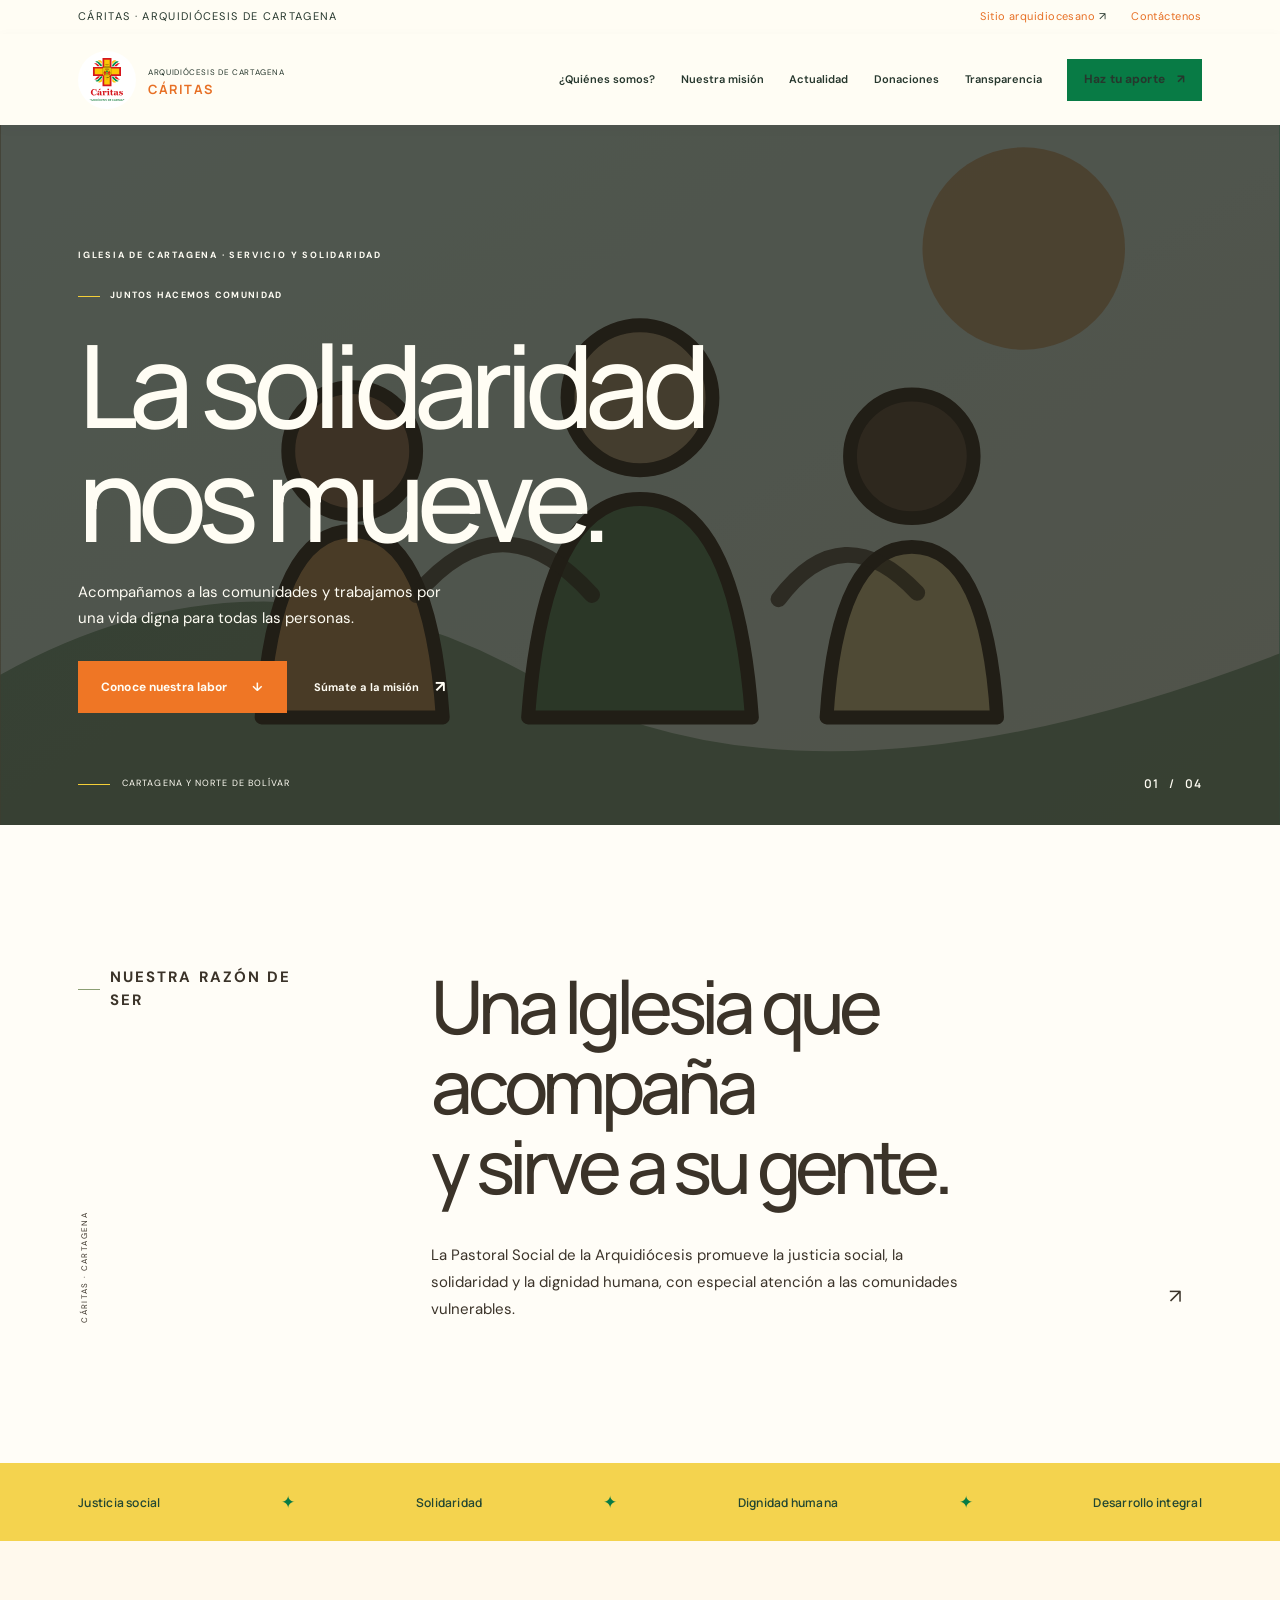
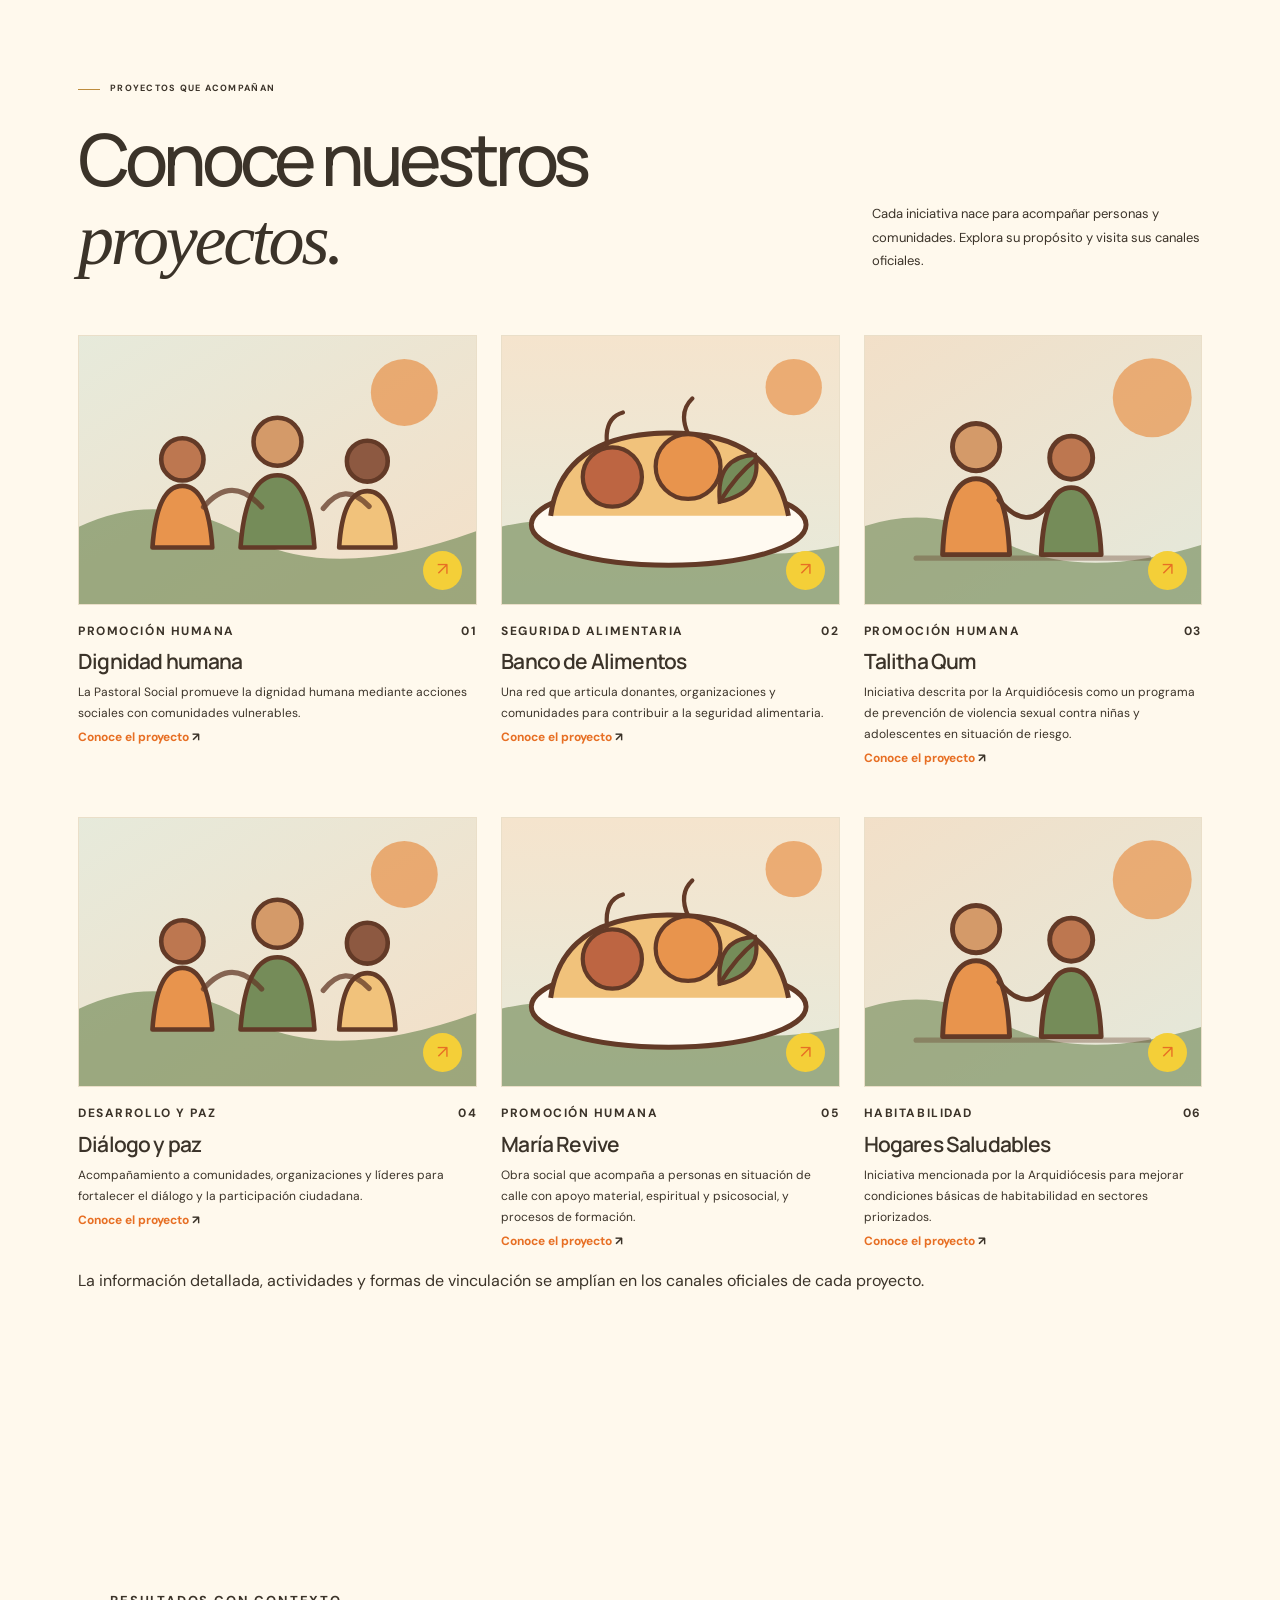
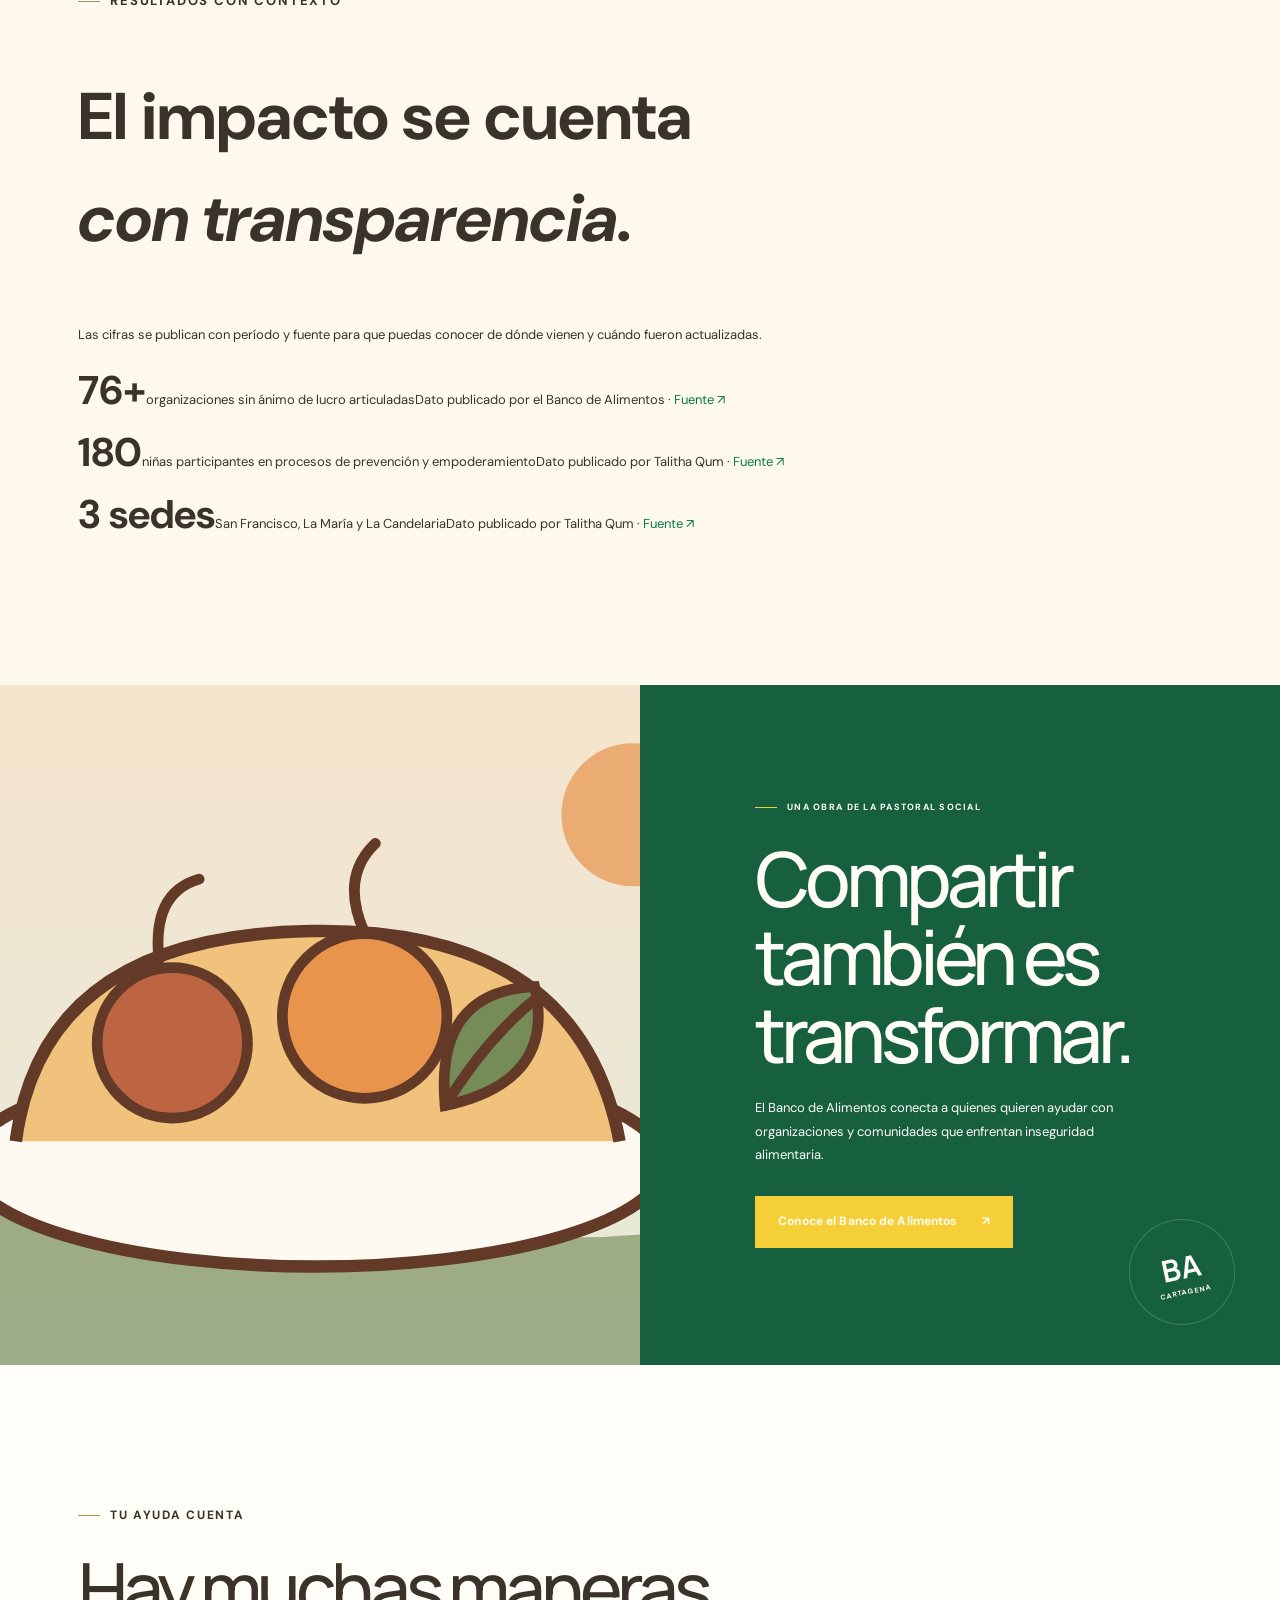
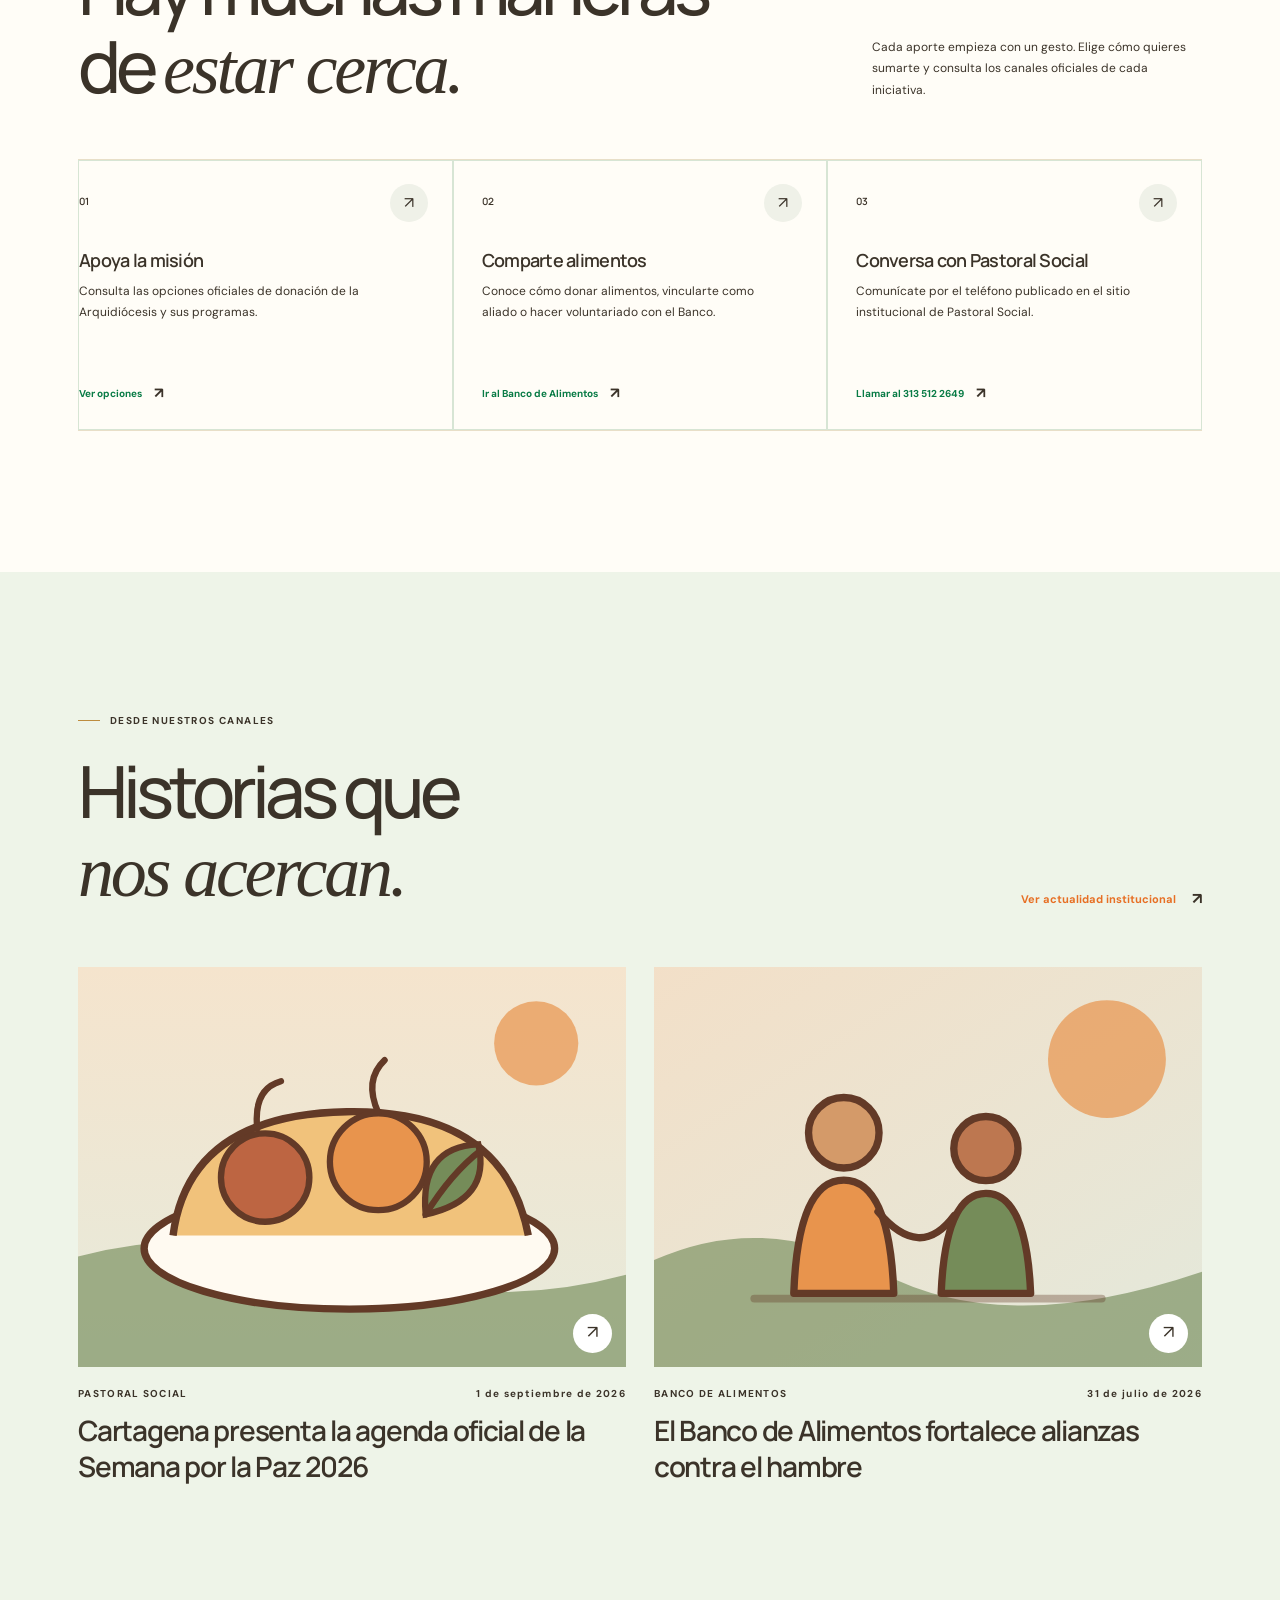
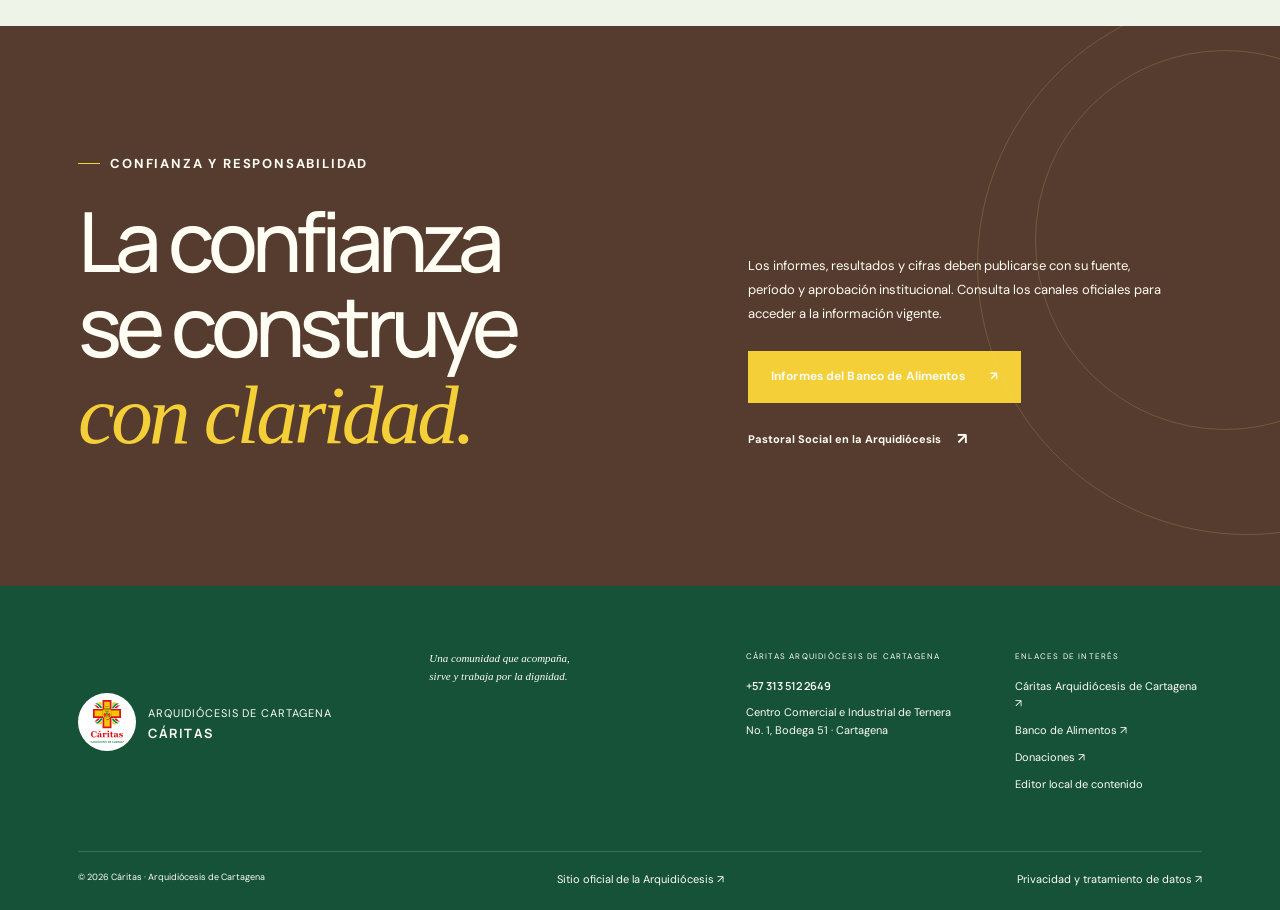
<file: caritas-cartagena/index.html>
<!doctype html>
<html lang="es">
  <head>
    <meta charset="utf-8" />
    <meta name="viewport" content="width=device-width, initial-scale=1" />
    <meta name="theme-color" content="#f8f6ef" />
    <meta name="description" content="Conoce la labor social de la Arquidiócesis de Cartagena y encuentra formas de sumarte a una misión de solidaridad, dignidad y esperanza." />
    <meta property="og:title" content="Cáritas · Arquidiócesis de Cartagena" />
    <meta property="og:description" content="Una comunidad que acompaña, sirve y trabaja por la dignidad humana." />
    <meta property="og:type" content="website" />
    <title>Cáritas · Arquidiócesis de Cartagena</title>
    <link rel="icon" href="assets/favicon.svg" type="image/svg+xml" />
    <link rel="preconnect" href="https://images.unsplash.com" />
    <link rel="stylesheet" href="styles.css" />
    <script type="module" src="src/main.js"></script>
  </head>
  <body>
    <a class="skip-link" href="#contenido">Saltar al contenido</a>
    <div class="topline"><div class="container topline__inner"><span>CÁRITAS · ARQUIDIÓCESIS DE CARTAGENA</span><div class="topline__links"><a href="https://arquicartagena.org/" target="_blank" rel="noopener noreferrer">Sitio arquidiocesano <span aria-hidden="true">↗</span></a><a href="https://arquicartagena.org/" target="_blank" rel="noopener noreferrer">Contáctenos</a></div></div></div>
    <header class="site-header" data-header>
      <div class="container header__inner">
        <a class="brand" href="#inicio" aria-label="Cáritas de Cartagena, inicio">
          <img class="brand__logo" src="assets/brand/logo-caritas-oficial.svg" alt="Cáritas Arquidiócesis de Cartagena" />
          <span class="brand__copy"><small>ARQUIDIÓCESIS DE CARTAGENA</small><strong>CÁRITAS</strong></span>
        </a>
        <button class="menu-toggle" type="button" aria-expanded="false" aria-controls="site-nav"><span class="sr-only">Abrir menú</span><i></i><i></i></button>
        <nav class="nav" id="site-nav" aria-label="Navegación principal">
          <a href="#nosotros">¿Quiénes somos?</a><a href="#programas">Nuestra misión</a><a href="#actualidad">Actualidad</a><a href="#colabora">Donaciones</a><a href="#transparencia">Transparencia</a>
          <a class="button button--small button--dark" href="#colabora">Haz tu aporte <span aria-hidden="true">↗</span></a>
        </nav>
      </div>
    </header>

    <main id="contenido">
      <section class="hero" id="inicio" aria-labelledby="hero-title">
        <div class="hero__image"><img data-image="heroImage" alt="Imagen ilustrativa de personas compartiendo en una actividad comunitaria" /></div>
        <div class="container hero__content">
          <p class="hero__kicker">IGLESIA DE CARTAGENA · SERVICIO Y SOLIDARIDAD</p>
          <p class="eyebrow eyebrow--light"><span></span> <b data-content="heroEyebrow">Juntos hacemos comunidad</b></p>
          <h1 id="hero-title" data-content="heroTitle">La solidaridad nos mueve.</h1>
          <p class="hero__lead" data-content="heroLead">Acompañamos a las comunidades y trabajamos por una vida digna para todas las personas.</p>
          <div class="hero__actions"><a class="button button--gold" href="#programas">Conoce nuestra labor <span aria-hidden="true">↓</span></a><a class="text-link text-link--light" href="#colabora">Súmate a la misión <span aria-hidden="true">↗</span></a></div>
        </div>
        <div class="hero__note"><span class="hero__note-line"></span><span>Cartagena y norte de Bolívar</span></div>
        <div class="hero__index" aria-hidden="true">01 <span>/</span> 04</div>
      </section>

      <section class="intro section-pad" id="nosotros" aria-labelledby="intro-title">
        <div class="container intro__grid">
          <div class="intro__side"><p class="eyebrow"><span></span> <b data-content="introEyebrow">Nuestra razón de ser</b></p><span class="vertical-note">CÁRITAS · CARTAGENA</span></div>
          <div class="intro__main"><h2 id="intro-title" data-content="introTitle">Una Iglesia que acompaña y sirve a su gente.</h2>
            <div class="intro__bottom"><p data-content="introBody">La Pastoral Social de la Arquidiócesis promueve la justicia social, la solidaridad y la dignidad humana, con especial atención a las comunidades vulnerables.</p><a class="circle-link" href="https://arquicartagena.org/servicios-arquidiocesanos/pastoral-social/" target="_blank" rel="noopener noreferrer" aria-label="Conocer la Pastoral Social en el sitio de la Arquidiócesis"><span aria-hidden="true">↗</span></a></div>
          </div>
        </div>
      </section>

      <section class="values-band" aria-label="Principios de nuestra labor"><div class="container values-band__inner"><span>Justicia social</span><i aria-hidden="true">✦</i><span>Solidaridad</span><i aria-hidden="true">✦</i><span>Dignidad humana</span><i aria-hidden="true">✦</i><span>Desarrollo integral</span></div></section>

      <section class="programs section-pad" id="programas" aria-labelledby="programs-title">
        <div class="container">
          <div class="section-heading"><div><p class="eyebrow"><span></span> Proyectos que acompañan</p><h2 id="programs-title">Conoce nuestros<br /><em>proyectos.</em></h2></div><p class="section-heading__copy">Cada iniciativa nace para acompañar personas y comunidades. Explora su propósito y visita sus canales oficiales.</p></div>
          <div class="program-grid" data-program-grid></div>
          <p class="projects-footnote">La información detallada, actividades y formas de vinculación se amplían en los canales oficiales de cada proyecto.</p>
        </div>
      </section>

      <section class="impact section-pad" id="impacto" aria-labelledby="impact-title"><div class="container"><p class="eyebrow"><span></span> Resultados con contexto</p><h2 id="impact-title">El impacto se cuenta<br /><em>con transparencia.</em></h2><p class="impact__intro">Las cifras se publican con período y fuente para que puedas conocer de dónde vienen y cuándo fueron actualizadas.</p><div class="impact-grid" data-impact-grid><article class="impact-card"><strong>76+</strong><span>organizaciones sin ánimo de lucro articuladas por el Banco de Alimentos</span><small>Fuente: sitio oficial del Banco de Alimentos · dato publicado</small></article><article class="impact-card"><strong>2025</strong><span>Consulta los resultados anuales del Banco de Alimentos</span><small>Las cifras detalladas se consultan en su informe oficial</small></article><article class="impact-card"><strong>Conoce</strong><span>los resultados y actividades de cada proyecto en su canal oficial</span><small>Sin cifras agregadas no verificadas</small></article></div></div></section>

      <section class="feature" aria-labelledby="feature-title">
        <div class="feature__photo"><img data-image="featureImage" alt="Imagen ilustrativa de alimentos dispuestos para compartir" /></div>
        <div class="feature__content"><p class="eyebrow eyebrow--light"><span></span> <b data-content="featureEyebrow">Una obra de la Pastoral Social</b></p><h2 id="feature-title" data-content="featureTitle">Compartir también es transformar.</h2><p data-content="featureBody">El Banco de Alimentos conecta a quienes quieren ayudar con organizaciones y comunidades que enfrentan inseguridad alimentaria.</p><a class="button button--lime" href="https://bancodealimentoscartagena.com.co/" target="_blank" rel="noopener noreferrer"><span data-content="featureCta">Conoce el Banco de Alimentos</span> <span aria-hidden="true">↗</span></a><span class="feature__stamp" aria-hidden="true">BA<br /><small>CARTAGENA</small></span></div>
      </section>

      <section class="collaborate section-pad" id="colabora" aria-labelledby="collab-title">
        <div class="container"><div class="section-heading section-heading--collab"><div><p class="eyebrow"><span></span> Tu ayuda cuenta</p><h2 id="collab-title">Hay muchas maneras<br />de <em>estar cerca.</em></h2></div><p class="section-heading__copy">Cada aporte empieza con un gesto. Elige cómo quieres sumarte y consulta los canales oficiales de cada iniciativa.</p></div>
          <div class="collab-grid">
            <a class="collab-card" href="https://arquicartagena.org/arquidiocesis-de-cartagena/donaciones/" target="_blank" rel="noopener noreferrer"><span class="collab-card__number">01</span><span class="collab-card__icon" aria-hidden="true">↗</span><h3>Apoya la misión</h3><p>Consulta las opciones oficiales de donación de la Arquidiócesis y sus programas.</p><span class="collab-card__link">Ver opciones <b aria-hidden="true">↗</b></span></a>
            <a class="collab-card" href="https://bancodealimentoscartagena.com.co/" target="_blank" rel="noopener noreferrer"><span class="collab-card__number">02</span><span class="collab-card__icon" aria-hidden="true">↗</span><h3>Comparte alimentos</h3><p>Conoce cómo donar alimentos, vincularte como aliado o hacer voluntariado con el Banco.</p><span class="collab-card__link">Ir al Banco de Alimentos <b aria-hidden="true">↗</b></span></a>
            <a class="collab-card" href="tel:+573135122649"><span class="collab-card__number">03</span><span class="collab-card__icon" aria-hidden="true">↗</span><h3>Conversa con Pastoral Social</h3><p>Comunícate por el teléfono publicado en el sitio institucional de Pastoral Social.</p><span class="collab-card__link">Llamar al 313 512 2649 <b aria-hidden="true">↗</b></span></a>
          </div>
        </div>
      </section>

      <section class="news section-pad" id="actualidad" aria-labelledby="news-title"><div class="container"><div class="section-heading section-heading--news"><div><p class="eyebrow"><span></span> Desde nuestros canales</p><h2 id="news-title">Historias que<br /><em>nos acercan.</em></h2></div><a class="text-link" href="https://arquicartagena.org/" target="_blank" rel="noopener noreferrer">Ver actualidad institucional <span aria-hidden="true">↗</span></a></div><div class="news-grid" data-news-grid></div></div></section>

      <section class="transparency" id="transparencia" aria-labelledby="transparency-title"><div class="container transparency__inner"><div><p class="eyebrow eyebrow--light"><span></span> Confianza y responsabilidad</p><h2 id="transparency-title">La confianza<br />se construye<br /><em>con claridad.</em></h2></div><div class="transparency__copy"><p>Los informes, resultados y cifras deben publicarse con su fuente, período y aprobación institucional. Consulta los canales oficiales para acceder a la información vigente.</p><a class="button button--outline" href="https://bancodealimentoscartagena.com.co/" target="_blank" rel="noopener noreferrer">Informes del Banco de Alimentos <span aria-hidden="true">↗</span></a><a class="text-link text-link--light" href="https://arquicartagena.org/servicios-arquidiocesanos/pastoral-social/" target="_blank" rel="noopener noreferrer">Pastoral Social en la Arquidiócesis <span aria-hidden="true">↗</span></a></div><span class="transparency__orb transparency__orb--one" aria-hidden="true"></span><span class="transparency__orb transparency__orb--two" aria-hidden="true"></span></div></section>
    </main>

    <footer class="footer"><div class="container"><div class="footer__main"><a class="brand brand--footer" href="#inicio" aria-label="Cáritas de Cartagena, volver al inicio"><img class="brand__logo" src="assets/brand/logo-caritas-oficial.svg" alt="Cáritas Arquidiócesis de Cartagena" /><span class="brand__copy"><small>ARQUIDIÓCESIS DE CARTAGENA</small><strong>CÁRITAS</strong></span></a><p>Una comunidad que acompaña,<br />sirve y trabaja por la dignidad.</p><div class="footer__contact"><span>CÁRITAS ARQUIDIÓCESIS DE CARTAGENA</span><a href="tel:+573135122649">+57 313 512 2649</a><small>Centro Comercial e Industrial de Ternera<br />No. 1, Bodega 51 · Cartagena</small></div><div class="footer__links"><span>ENLACES DE INTERÉS</span><a href="https://arquicartagena.org/servicios-arquidiocesanos/pastoral-social/" target="_blank" rel="noopener noreferrer">Cáritas Arquidiócesis de Cartagena ↗</a><a href="https://bancodealimentoscartagena.com.co/" target="_blank" rel="noopener noreferrer">Banco de Alimentos ↗</a><a href="https://arquicartagena.org/arquidiocesis-de-cartagena/donaciones/" target="_blank" rel="noopener noreferrer">Donaciones ↗</a><a href="admin.html">Editor local de contenido</a></div></div><div class="footer__bottom"><span>© <span data-year></span> Cáritas · Arquidiócesis de Cartagena</span><a href="https://arquicartagena.org/" target="_blank" rel="noopener noreferrer">Sitio oficial de la Arquidiócesis ↗</a><a href="https://arquicartagena.org/" target="_blank" rel="noopener noreferrer">Privacidad y tratamiento de datos ↗</a></div></div></footer>
  </body>
</html>
</file>
<file: caritas-cartagena/styles.css>
@import url('https://fonts.googleapis.com/css2?family=DM+Sans:wght@400;500;600;700&family=Manrope:wght@400;500;600;700;800&display=swap');
:root{--ink:#163c5a;--ink-2:#204e70;--lime:#cf9f43;--cream:#f8f6ef;--paper:#fffefa;--muted:#68756e;--line:#d9ddd5;--serif:Georgia,'Times New Roman',serif;--sans:'DM Sans',Arial,sans-serif;--display:Manrope,'DM Sans',sans-serif;--max:1240px;--gutter:clamp(22px,6.1vw,96px)}
*{box-sizing:border-box}html{scroll-behavior:smooth;scroll-padding-top:100px}body{margin:0;background:var(--cream);color:var(--ink);font:16px/1.55 var(--sans);-webkit-font-smoothing:antialiased}img{display:block;max-width:100%}a{color:inherit;text-decoration:none}button{font:inherit}.container{width:min(100% - var(--gutter)*2,var(--max));margin-inline:auto}.sr-only{position:absolute!important;width:1px;height:1px;padding:0;margin:-1px;overflow:hidden;clip:rect(0,0,0,0);white-space:nowrap;border:0}.skip-link{position:fixed;z-index:1000;top:8px;left:8px;padding:12px 18px;background:var(--lime);color:var(--ink);transform:translateY(-150%)}.skip-link:focus{transform:translateY(0)}:focus-visible{outline:3px solid #a1b637;outline-offset:4px}.topline{background:var(--ink);color:#dbe1d8;font-size:11px;letter-spacing:.04em}.topline__inner{min-height:35px;display:flex;justify-content:space-between;align-items:center}.topline a{color:var(--lime)}.site-header{position:sticky;z-index:50;top:0;background:var(--cream);border-bottom:1px solid rgba(24,58,50,.09)}.header__inner{min-height:86px;display:flex;align-items:center;justify-content:space-between}.brand{display:inline-flex;align-items:center;gap:12px;flex:none}.brand__mark{position:relative;display:grid;grid-template-columns:repeat(2,10px);grid-template-rows:repeat(2,10px);gap:2px;transform:rotate(45deg);margin:0 3px}.brand__mark span{background:var(--ink);border-radius:3px 3px 3px 0}.brand__mark span:nth-child(2),.brand__mark span:nth-child(3){background:#88a35d}.brand__copy{display:grid;line-height:1}.brand__copy strong{font:800 19px var(--display);letter-spacing:.14em}.brand__copy small{font-size:8px;letter-spacing:.12em;margin-top:6px;color:#56685e}.nav{display:flex;align-items:center;gap:clamp(19px,3vw,42px);font-size:12px;font-weight:600}.nav>a:not(.button){transition:color .2s}.nav>a:not(.button):hover{color:#739047}.button{min-height:52px;padding:0 23px;display:inline-flex;align-items:center;justify-content:center;gap:25px;font-size:12px;font-weight:700;letter-spacing:.01em;transition:transform .2s,background .2s}.button:hover{transform:translateY(-2px)}.button--small{min-height:42px;padding:0 17px;gap:12px}.button--dark{background:var(--ink);color:#fff}.button--dark:hover{background:#285348}.button--lime{background:var(--lime);color:var(--ink)}.button--lime:hover{background:#e7f28f}.button--outline{border:1px solid rgba(255,255,255,.42);color:white}.button--outline:hover{background:rgba(255,255,255,.08)}.menu-toggle{display:none}
.hero{min-height:min(760px,80vw);min-height:clamp(580px,66vw,760px);position:relative;overflow:hidden;background:#263c32;color:white;display:flex;align-items:center}.hero__image{position:absolute;inset:0;background:linear-gradient(90deg,rgba(11,29,25,.87) 0%,rgba(17,38,31,.68) 45%,rgba(18,34,28,.18) 100%),linear-gradient(0deg,rgba(14,32,25,.38),transparent 48%),url('https://images.unsplash.com/photo-1531206715517-5c0ba140b2b8?auto=format&fit=crop&w=2200&q=85') center 43%/cover}.hero__content{position:relative;padding-top:12px}.eyebrow{display:flex;align-items:center;gap:10px;text-transform:uppercase;letter-spacing:.14em;font-size:9px;font-weight:700;color:#607067;margin:0 0 24px}.eyebrow>span{display:inline-block;width:22px;height:1px;background:#8b9e73}.eyebrow--light{color:#d9e2d6}.eyebrow--light>span{background:var(--lime)}.hero h1{font:500 clamp(64px,9vw,116px)/.99 var(--display);letter-spacing:-.075em;margin:0;max-width:800px}.hero h1 em,.section-heading h2 em,.intro h2 em,.feature h2 em,.transparency h2 em{font-family:var(--serif);font-weight:400;letter-spacing:-.045em}.hero h1 em{color:var(--lime)}.hero__lead{font-size:15px;line-height:1.7;max-width:390px;color:#e1e6df;margin:25px 0 30px}.hero__actions{display:flex;align-items:center;gap:27px}.text-link{display:inline-flex;align-items:center;gap:16px;font-size:11px;font-weight:700}.text-link span{font-size:16px;transition:transform .2s}.text-link:hover span{transform:translate(3px,-3px)}.text-link--light{color:white}.hero__note{position:absolute;bottom:34px;left:var(--gutter);display:flex;align-items:center;gap:12px;font-size:9px;letter-spacing:.12em;text-transform:uppercase;color:#e2e6df}.hero__note-line{width:32px;height:1px;background:var(--lime)}.hero__index{position:absolute;right:var(--gutter);bottom:33px;font:600 12px var(--display);letter-spacing:.08em}.hero__index span{color:#92a098;margin:0 7px}
.section-pad{padding:clamp(88px,11vw,148px) 0}.intro{background:var(--paper)}.intro__grid{display:grid;grid-template-columns:.65fr 2fr;gap:8vw}.intro__side{display:flex;flex-direction:column;justify-content:space-between;align-items:flex-start}.vertical-note{writing-mode:vertical-rl;transform:rotate(180deg);font-size:8px;letter-spacing:.17em;color:#89938c}.intro h2,.section-heading h2{font:500 clamp(42px,6vw,74px)/1.08 var(--display);letter-spacing:-.07em;margin:0}.intro h2 em,.section-heading h2 em{color:#789258}.intro__bottom{display:flex;align-items:end;justify-content:space-between;gap:28px;margin-top:36px}.intro__bottom p{font-size:15px;color:#69756d;line-height:1.8;max-width:550px;margin:0}.circle-link{width:52px;height:52px;border:1px solid #9ca89f;border-radius:50%;display:grid;place-items:center;font-size:20px;flex:none;transition:background .2s,color .2s}.circle-link:hover{background:var(--ink);color:white}.values-band{background:var(--lime);overflow:hidden}.values-band__inner{min-height:78px;display:flex;align-items:center;justify-content:space-between;gap:20px;white-space:nowrap}.values-band__inner span{font:600 12px var(--display);letter-spacing:.02em}.values-band__inner i{font-style:normal;font-size:17px;color:#6e8a4f}
.programs{background:var(--cream)}.section-heading{display:flex;justify-content:space-between;align-items:end;gap:32px;margin-bottom:55px}.section-heading h2{font-size:clamp(46px,6vw,72px)}.section-heading__copy{max-width:330px;color:#6f7972;font-size:13px;line-height:1.8;margin:0 0 7px}.program-grid{display:grid;grid-template-columns:1.18fr 1fr 1fr;gap:47px 24px}.program-card--large{grid-row:span 2}.program-card__image,.news-card__image{display:block;position:relative;overflow:hidden;background:#dfe3da}.program-card__image{height:270px}.program-card--large .program-card__image{height:100%;min-height:540px}.program-card__image img,.news-card__image img{width:100%;height:100%;object-fit:cover;transition:transform .6s cubic-bezier(.2,.7,.2,1)}.program-card__image:hover img,.news-card__image:hover img{transform:scale(1.04)}.program-card__arrow,.news-card__image>span{position:absolute;right:14px;bottom:14px;width:39px;height:39px;border-radius:50%;background:var(--lime);display:grid;place-items:center;font-size:18px}.program-card__meta,.news-card__meta{display:flex;justify-content:space-between;gap:12px;color:#758078;font-size:8px;letter-spacing:.13em;font-weight:700;margin-top:17px}.program-card h3{font:600 21px/1.25 var(--display);letter-spacing:-.04em;margin:8px 0}.program-card h3 a:hover,.news-card h3 a:hover{color:#69864e}.program-card p{margin:0;color:#707a73;font-size:12px;line-height:1.75;max-width:390px}
.feature{display:grid;grid-template-columns:1fr 1fr;min-height:680px;background:var(--ink);color:white}.feature__photo{min-height:560px;background:url('https://images.unsplash.com/photo-1593113598332-cd288d649433?auto=format&fit=crop&w=1400&q=85') center/cover}.feature__content{position:relative;padding:clamp(64px,9vw,125px) clamp(40px,9vw,130px);overflow:hidden}.feature h2,.transparency h2{font:500 clamp(49px,6.3vw,76px)/1.03 var(--display);letter-spacing:-.07em;margin:0 0 23px}.feature h2 em,.transparency h2 em{color:var(--lime)}.feature__content>p:not(.eyebrow){color:#c4d0c8;max-width:375px;font-size:13px;line-height:1.8;margin:0 0 29px}.feature__stamp{position:absolute;right:7%;bottom:6%;border:1px solid rgba(255,255,255,.18);border-radius:50%;width:106px;height:106px;display:grid;align-content:center;justify-content:center;text-align:center;font:700 30px var(--display);color:var(--lime);transform:rotate(-12deg)}.feature__stamp small{font:700 7px var(--sans);letter-spacing:.16em;color:white}
.collaborate{background:var(--paper)}.section-heading--collab{margin-bottom:51px}.collab-grid{display:grid;grid-template-columns:repeat(3,1fr);border-top:1px solid var(--line);border-bottom:1px solid var(--line)}.collab-card{position:relative;min-height:270px;padding:27px 28px 23px 0;border-right:1px solid var(--line);transition:background .2s,padding .2s}.collab-card:not(:first-child){padding-left:28px}.collab-card:last-child{border:0}.collab-card:hover{background:#f7f8f0}.collab-card__number{font:600 10px var(--display);color:#859087}.collab-card__icon{position:absolute;right:24px;top:23px;width:38px;height:38px;display:grid;place-items:center;border-radius:50%;background:#eff1e8}.collab-card h3{font:600 20px var(--display);letter-spacing:-.04em;margin:35px 0 9px}.collab-card p{font-size:12px;line-height:1.75;color:#778179;max-width:280px;margin:0}.collab-card__link{position:absolute;bottom:24px;display:flex;align-items:center;gap:12px;font-size:10px;font-weight:700}.collab-card__link b{font-size:15px;color:#7e965a}
.news{background:#e9ede4}.section-heading--news{align-items:end}.news-grid{display:grid;grid-template-columns:1fr 1fr;gap:28px}.news-card__image{height:clamp(230px,32vw,400px)}.news-card__image>span{background:white}.news-card h3{font:600 clamp(20px,2.3vw,28px)/1.28 var(--display);letter-spacing:-.045em;margin:12px 0 0;max-width:540px}.news-card__meta{margin-top:19px}
.transparency{position:relative;background:#1b4037;color:white;overflow:hidden;padding:clamp(85px,10vw,132px) 0}.transparency__inner{display:grid;grid-template-columns:1fr .8fr;gap:8vw;position:relative;z-index:1}.transparency h2{font-size:clamp(50px,7vw,83px);margin-bottom:0}.transparency__copy{align-self:end;max-width:430px;padding-bottom:7px}.transparency__copy p{font-size:13px;line-height:1.85;color:#c1cec5;margin:0 0 25px}.transparency__copy .text-link{display:flex;width:max-content;margin-top:24px}.transparency__orb{position:absolute;border:1px solid rgba(217,232,117,.18);border-radius:50%;pointer-events:none}.transparency__orb--one{width:540px;height:540px;right:-28%;top:-52%}.transparency__orb--two{width:380px;height:380px;right:-19%;top:-34%}
.footer{background:#102e27;color:white;padding:64px 0 22px}.footer__main{display:grid;grid-template-columns:1.35fr 1.2fr 1fr .8fr;gap:36px;padding-bottom:58px}.brand--footer .brand__mark span{background:var(--lime)}.brand--footer .brand__mark span:nth-child(2),.brand--footer .brand__mark span:nth-child(3){background:#9eb76d}.brand--footer .brand__copy small{color:#a9b8ae}.footer__main>p{font:italic 17px/1.55 var(--serif);color:#c2cec5;margin:0}.footer__contact,.footer__links{display:flex;flex-direction:column;align-items:flex-start;gap:10px}.footer__contact>span,.footer__links>span{font-size:8px;letter-spacing:.15em;color:#aab8ae;margin-bottom:5px}.footer__contact>a{font:600 15px var(--display);color:var(--lime)}.footer__contact small{font-size:10px;line-height:1.65;color:#abbab0}.footer__links a{font-size:11px;color:#e1e7e1}.footer__links a:hover,.footer__bottom a:hover{color:var(--lime)}.footer__bottom{border-top:1px solid rgba(255,255,255,.16);padding-top:19px;display:flex;justify-content:space-between;gap:18px;color:#aab8ae;font-size:9px}.footer__bottom a{color:#d7dfd8}
@media(max-width:900px){.nav{gap:18px}.nav>a:not(.button){font-size:11px}.program-grid{grid-template-columns:1fr 1fr}.program-card--large{grid-row:auto}.program-card--large .program-card__image{height:300px;min-height:0}.feature{min-height:0}.feature__content{padding:70px 45px}.footer__main{grid-template-columns:1fr 1fr}.footer__main>p{grid-row:2}}
@media(max-width:680px){:root{--gutter:23px}.topline__inner{min-height:31px;font-size:9px}.topline__inner span{max-width:65%}.header__inner{min-height:72px}.brand__copy strong{font-size:17px}.brand__copy small{font-size:7px}.menu-toggle{border:0;background:none;width:43px;height:43px;display:flex;flex-direction:column;justify-content:center;align-items:center;gap:6px;color:var(--ink)}.menu-toggle i{display:block;width:20px;height:1.5px;background:currentColor;transition:transform .2s}.menu-toggle[aria-expanded=true] i:first-of-type{transform:translateY(3.7px) rotate(45deg)}.menu-toggle[aria-expanded=true] i:last-of-type{transform:translateY(-3.7px) rotate(-45deg)}.nav{display:none;position:absolute;top:72px;left:0;right:0;padding:10px var(--gutter) 26px;background:var(--cream);box-shadow:0 16px 20px #102e2715;align-items:stretch;flex-direction:column;gap:0}.nav--open{display:flex}.nav>a:not(.button){padding:15px 0;border-bottom:1px solid var(--line);font-size:13px}.nav .button{margin-top:17px}.hero{min-height:650px;align-items:flex-end;padding-bottom:110px}.hero__image{background-position:59% center;background-image:linear-gradient(90deg,rgba(11,29,25,.82),rgba(17,38,31,.3)),linear-gradient(0deg,rgba(14,32,25,.58),transparent 60%),url('https://images.unsplash.com/photo-1531206715517-5c0ba140b2b8?auto=format&fit=crop&w=1400&q=82')}.hero h1{font-size:clamp(65px,17vw,92px)}.hero__lead{font-size:14px;max-width:330px}.hero__actions{gap:19px;align-items:flex-start;flex-direction:column}.hero__actions .button{min-height:49px}.hero__note{bottom:28px;font-size:8px}.hero__index{bottom:27px}.intro__grid{grid-template-columns:1fr;gap:32px}.intro__side{gap:10px}.vertical-note{display:none}.intro h2,.section-heading h2{font-size:clamp(43px,12vw,62px)}.intro__bottom{align-items:center;margin-top:24px}.intro__bottom p{font-size:13px}.circle-link{width:45px;height:45px}.values-band__inner{width:max-content;min-height:67px;gap:22px;margin-left:var(--gutter);margin-right:0}.values-band__inner span{font-size:11px}.section-heading{display:block;margin-bottom:34px}.section-heading__copy{margin-top:20px;font-size:12px}.program-grid{grid-template-columns:1fr;gap:37px}.program-card__image,.program-card--large .program-card__image{height:260px}.program-card h3{font-size:20px}.program-card p{font-size:12px}.feature{grid-template-columns:1fr}.feature__photo{min-height:300px;background-position:center 45%}.feature__content{padding:61px var(--gutter) 80px}.feature h2,.transparency h2{font-size:clamp(54px,14vw,72px)}.feature__stamp{width:80px;height:80px;right:7%;bottom:5%;font-size:22px}.feature__stamp small{font-size:6px}.section-heading--collab{margin-bottom:31px}.collab-grid{grid-template-columns:1fr}.collab-card,.collab-card:not(:first-child){padding:23px 5px 55px;min-height:210px;border-right:0;border-bottom:1px solid var(--line)}.collab-card:last-child{border-bottom:0}.collab-card h3{margin-top:27px}.collab-card__icon{right:10px;top:19px}.collab-card__link{bottom:18px}.section-heading--news .text-link{margin-top:25px}.news-grid{grid-template-columns:1fr;gap:33px}.news-card__image{height:250px}.news-card h3{font-size:22px}.transparency__inner{grid-template-columns:1fr;gap:32px}.transparency__copy{max-width:none}.transparency__copy p{font-size:12px}.transparency__orb--one{width:300px;height:300px;right:-45%;top:-4%}.transparency__orb--two{width:210px;height:210px;right:-30%;top:4%}.footer{padding-top:50px}.footer__main{grid-template-columns:1fr 1fr;gap:36px 17px;padding-bottom:40px}.footer__main>p{grid-row:auto;font-size:15px}.footer__contact,.footer__links{grid-column:span 1}.footer__bottom{flex-direction:column;gap:12px;font-size:9px}.footer__bottom span{order:2}}
.hero__image{z-index:0;background:linear-gradient(90deg,rgba(11,29,25,.87) 0%,rgba(17,38,31,.68) 45%,rgba(18,34,28,.18) 100%),linear-gradient(0deg,rgba(14,32,25,.38),transparent 48%)}.hero__image img,.feature__photo img{position:absolute;inset:0;width:100%;height:100%;object-fit:cover}.hero__image img{z-index:-1;object-position:center 43%}.hero__content,.hero__note,.hero__index{z-index:1}.feature__photo{position:relative;overflow:hidden}.feature__photo img{z-index:0}.hero h1,.intro h2,.feature h2{white-space:pre-line}.eyebrow b{font-weight:inherit}.feature__photo img{object-position:center}
@media(max-width:680px){.hero__image{background:linear-gradient(90deg,rgba(11,29,25,.82),rgba(17,38,31,.3)),linear-gradient(0deg,rgba(14,32,25,.58),transparent 60%)}.hero__image img{object-position:59% center}}
@media(prefers-reduced-motion:reduce){*,*::before,*::after{scroll-behavior:auto!important;animation-duration:.01ms!important;animation-iteration-count:1!important;transition-duration:.01ms!important}}
.topline{background:#102f49;color:#e4eaf0;font-size:9px;letter-spacing:.12em}.topline__inner{min-height:34px;display:flex;justify-content:space-between;align-items:center}.topline__links{display:flex;align-items:center;gap:25px}.topline a{color:#f0cd84;letter-spacing:.04em}.site-header{background:#fff;border-bottom-color:rgba(22,60,90,.12);box-shadow:0 3px 12px rgba(18,45,67,.04)}.header__inner{min-height:91px}.brand__crest{width:58px;height:58px;background:#174c72;border:2px solid #cf9f43;border-radius:50% 50% 46% 46%;display:flex;flex-direction:column;align-items:center;justify-content:center;color:#fff;box-shadow:inset 0 0 0 3px #fff}.brand__crest-cross{font:18px/1 Georgia,serif;color:#f3d38d}.brand__crest-name{font:700 7px var(--display);letter-spacing:.11em;margin-top:4px}.brand__copy{display:grid;line-height:1.25;gap:3px}.brand__copy strong{font:700 12px var(--display);letter-spacing:.12em;color:#174c72}.brand__copy small{font-size:8px;letter-spacing:.08em;color:#607281}.nav{gap:clamp(14px,2vw,28px);font-size:11px;color:#263d50}.nav>a:not(.button):hover{color:#b07d25}.button--dark{background:#174c72}.button--dark:hover{background:#0d3858}.button--gold{background:#d8ac5d;color:#102f49}.button--gold:hover{background:#edca83}.hero{min-height:clamp(560px,60vw,700px)}.hero__kicker{font-size:9px;letter-spacing:.2em;color:#e9d29e;margin:0 0 27px;font-weight:700}.hero__image{background-image:linear-gradient(90deg,rgba(9,31,48,.86),rgba(19,49,70,.57) 46%,rgba(18,34,28,.12)),linear-gradient(0deg,rgba(14,32,25,.3),transparent 48%)}.hero__image img{filter:saturate(.78)}.values-band{background:#e7d4aa}.values-band__inner i{color:#98702b}.programs .eyebrow>span,.collaborate .eyebrow>span,.news .eyebrow>span{background:#bd8c3e}.feature,.transparency{background:#143a56}.footer{background:#0e2b41}.feature h2 em,.transparency h2 em{color:#e9cd8f}.brand--footer .brand__crest{background:#fff;box-shadow:inset 0 0 0 3px #143a56}.brand--footer .brand__crest-cross{color:#174c72}.brand--footer .brand__crest-name{color:#174c72}.brand--footer .brand__copy strong{color:#fff}.brand--footer .brand__copy small{color:#d0dbe2}.button--lime{background:#e5cd91;color:#153b55}.button--lime:hover{background:#f1dda8}
@media(max-width:900px){.nav{gap:14px}.nav>a:not(.button){font-size:10px}}
@media(max-width:680px){.topline__links{gap:12px}.topline__links a{font-size:8px}.header__inner{min-height:76px}.brand__crest{width:49px;height:49px}.brand__crest-cross{font-size:15px}.brand__crest-name{font-size:6px}.nav{top:76px;background:#fff}.nav>a:not(.button){font-size:13px}.hero__image{background-image:linear-gradient(90deg,rgba(9,31,48,.83),rgba(19,49,70,.35)),linear-gradient(0deg,rgba(14,32,25,.55),transparent 60%)}}

.brand__logo{width:58px;height:58px;object-fit:contain;flex:none}.brand--footer .brand__logo{filter:brightness(0) invert(1)}@media(max-width:680px){.brand__logo{width:49px;height:49px}}


.program-card h3{display:flex;align-items:center;gap:10px}.program-card__logo{width:42px;height:42px;object-fit:contain;flex:none}.content-card__fields select{font:inherit;width:100%;padding:12px;border:1px solid #d9ddd5;background:#fff;border-radius:4px}

/* Diseño cálido, enfocado en proyectos y participación */
:root{--ink:#71351f;--ink-2:#91451f;--lime:#ef8a3a;--cream:#fff8f1;--paper:#fffdf9;--line:#ead9ca}
.topline{background:#71351f}.topline a{color:#ffd2a8}.site-header{border-bottom-color:#ead9ca}.nav>a:not(.button):hover{color:#d76620}.button--dark{background:#a9471d}.button--dark:hover{background:#783317}.button--gold,.button--lime{background:#f08b3d;color:#fff}.button--gold:hover,.button--lime:hover{background:#d96b25}.hero__image{background-image:linear-gradient(90deg,rgba(64,28,13,.86),rgba(98,45,19,.58) 46%,rgba(60,30,16,.15)),linear-gradient(0deg,rgba(56,25,12,.3),transparent 48%)}.hero__kicker{color:#ffd5ad}.values-band{background:#f7dfc7}.values-band__inner i{color:#c95b20}.feature,.transparency{background:#71351f}.footer{background:#522815}.feature h2 em,.transparency h2 em{color:#ffbd82}.program-card__logo,.program-logo-preview{width:52px;height:52px;object-fit:contain;border-radius:8px;background:white;padding:4px}.program-logo-preview{grid-column:1/-1}.program-card h3{display:flex;align-items:center;gap:10px}

.project-intros{display:grid;grid-template-columns:1fr 1fr;gap:20px;margin-top:42px}.project-intros article{background:#fffdf9;border-left:4px solid #719050;padding:25px}.project-intros__tag{font-size:9px;letter-spacing:.13em;color:#a74d27;font-weight:700}.project-intros h3{font:600 24px var(--display);margin:12px 0}.project-intros p{font-size:13px;color:#746459;line-height:1.7}.project-intros a,.program-card__discover{color:#a94f26;font-size:12px;font-weight:700}@media(max-width:680px){.project-intros{grid-template-columns:1fr}}
/* Identidad oficial ajustada: café, naranja, verde y acento rojo */
:root{--ink:#56311f!important;--ink-2:#75432b!important;--lime:#e97b35!important;--cream:#fff8f1!important;--paper:#fffdf9!important;--line:#ead8c8!important}
body{background:#fff8f1!important;color:#56311f!important}.topline,.footer{background:#56311f!important}.topline a{color:#f1b77e!important}.site-header{background:#fffdf9!important}.brand__copy strong{color:#75432b!important}.brand__copy small{color:#70594b!important}.nav{color:#56311f!important}.nav>a:not(.button):hover{color:#d65e2d!important}.button--dark{background:#75432b!important}.button--dark:hover{background:#56311f!important}.button--gold,.button--lime{background:#e97b35!important;color:#fff!important}.button--gold:hover,.button--lime:hover{background:#ca5e2a!important}.hero__image{background-image:linear-gradient(90deg,rgba(65,34,19,.89),rgba(129,62,29,.55) 48%,rgba(54,43,21,.12)),linear-gradient(0deg,rgba(48,30,17,.28),transparent 50%)!important}.hero__kicker{color:#f5c18c!important}.values-band{background:#e5efdb!important}.values-band__inner i{color:#8a9a50!important}.feature,.transparency{background:#56311f!important}.footer{background:#56311f!important}.feature h2 em,.transparency h2 em{color:#f2ad68!important}.program-card__discover,.project-intros a{color:#b34d27!important}.brand__logo{background:#fff;border-radius:50%;padding:3px}.brand--footer .brand__logo{filter:none!important;background:#fff}
.hero__image img[data-fallback-applied]{filter:brightness(.38) saturate(.78)}

/* Paleta institucional: verde y naranja como base, amarillo luminoso y café de apoyo. */
:root{--ink:#174b37!important;--ink-2:#247448!important;--lime:#f4cf38!important;--cream:#fff9ed!important;--paper:#fffdf7!important;--line:#e8dfc8!important;--caritas-orange:#ef7625;--caritas-green:#087b45;--caritas-yellow:#eac108;--caritas-red:#e52629;--caritas-coffee:#563c2e}
.topline{background:#174b37!important}.topline a{color:#f4cf38!important}.site-header{background:#fffdf7!important}.brand__copy strong{color:#087b45!important}.nav>a:not(.button):hover{color:#e76f24!important}.button--dark{background:#087b45!important}.button--gold,.button--lime{background:#ef7625!important;color:#fffdf4!important}.values-band{background:#f4d34e!important}.values-band__inner i:nth-of-type(2){color:#e52629!important}.feature,.transparency{background:#17603f!important}.footer{background:#155237!important}.feature h2 em,.transparency h2 em{color:#f4cf38!important}.program-card__discover,.project-intros a{color:#087b45!important}
</file>
